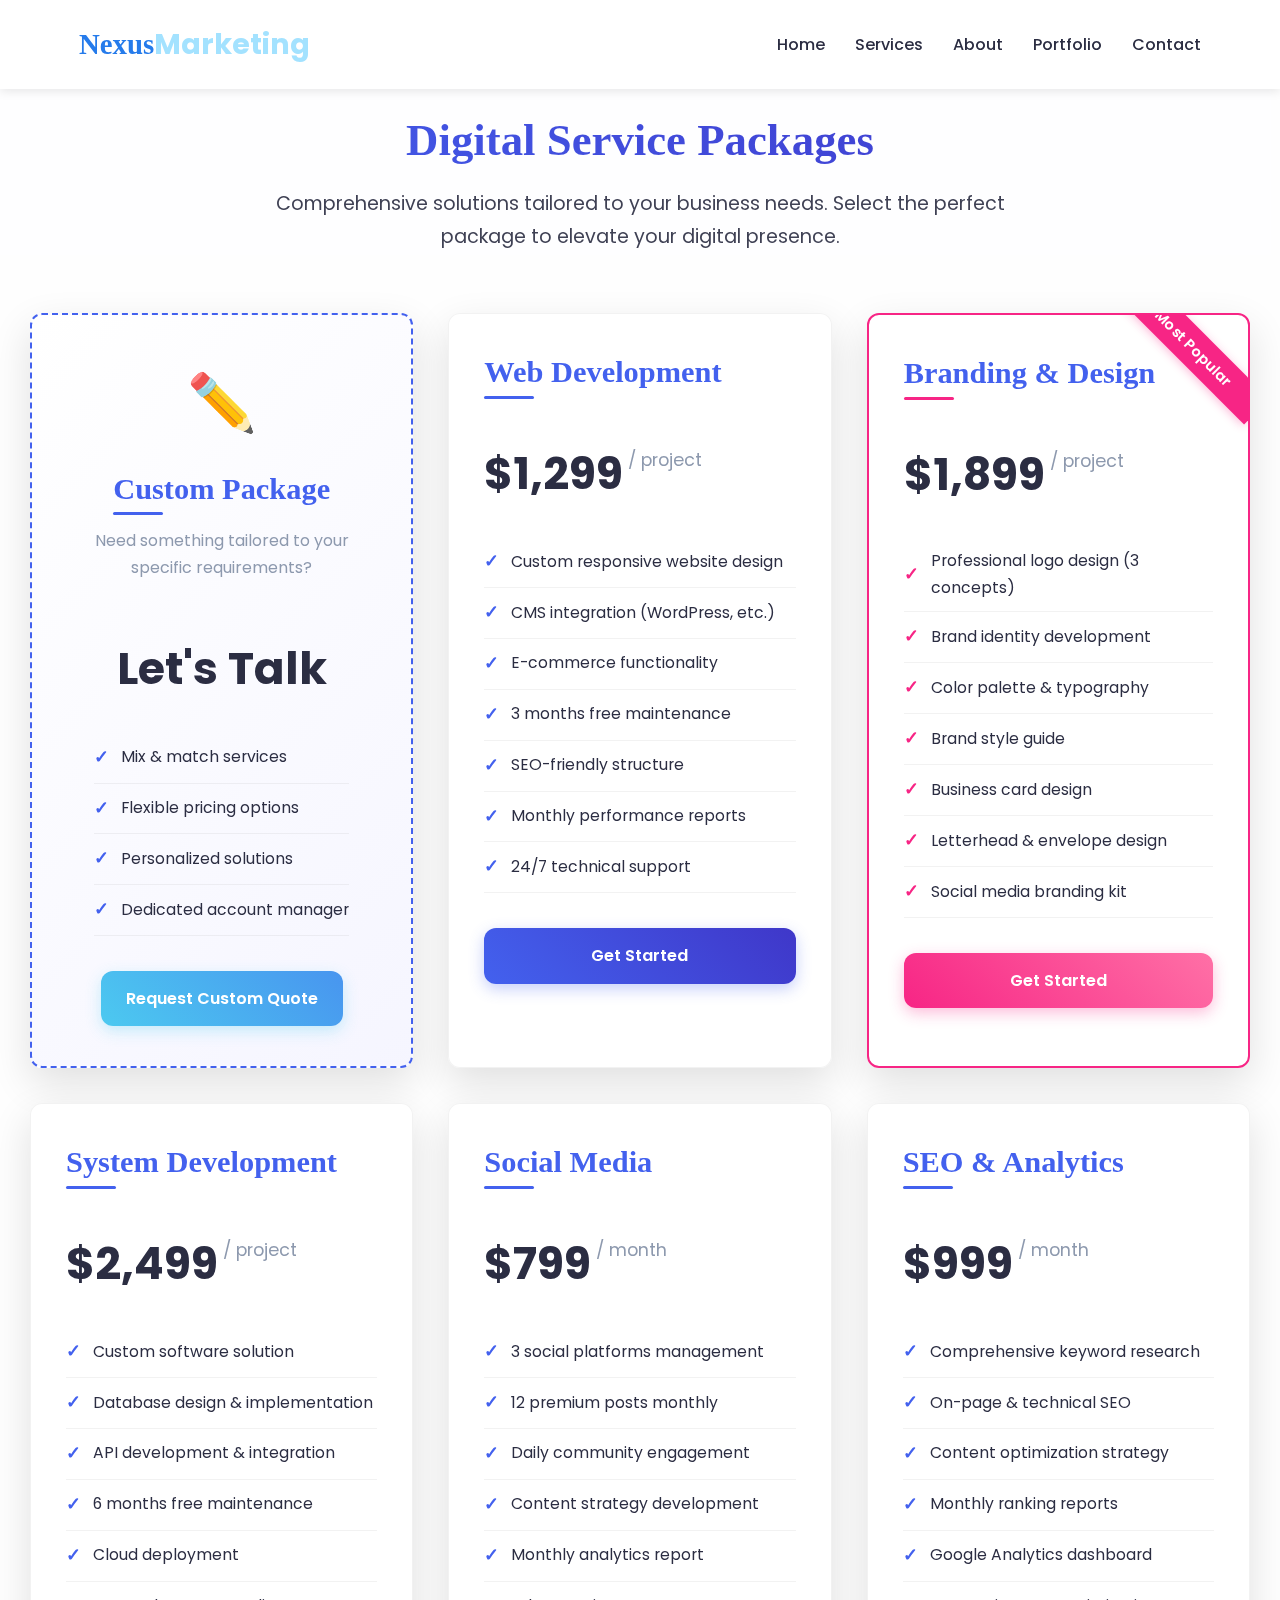
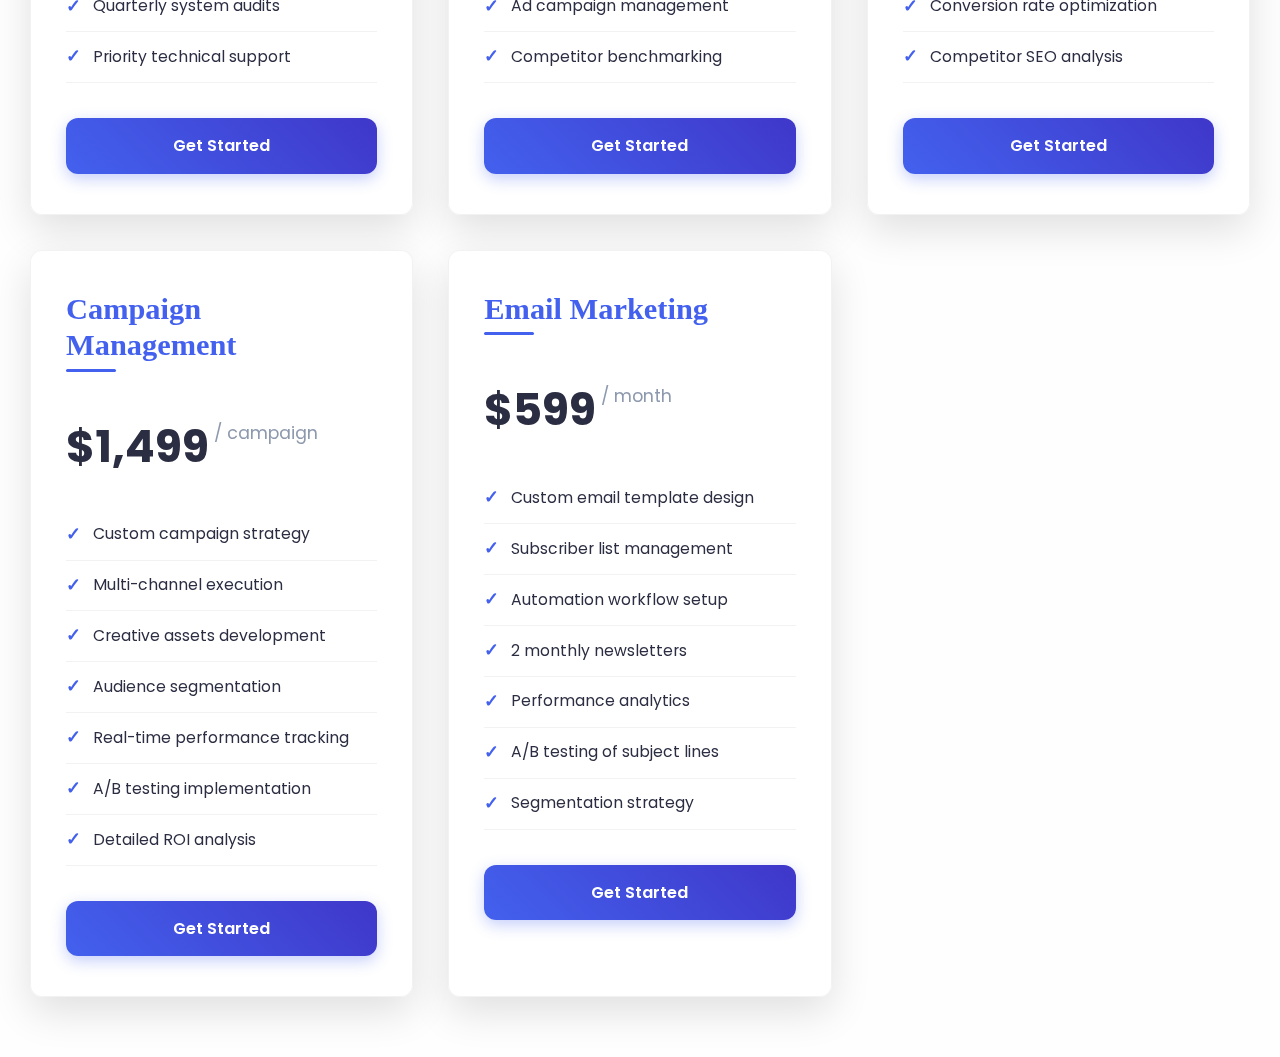
<file: rate_card.html>
<!DOCTYPE html>
<html lang="en">
<head>
    <meta charset="UTF-8">
    <meta name="viewport" content="width=device-width, initial-scale=1.0">
    <title>Digital Service Packages</title>
    <link rel="stylesheet" href="styles.css">
    <style>
        @import url('https://fonts.googleapis.com/css2?family=Poppins:wght@300;400;500;600;700&display=swap');
        
        :root {
            --primary-color: #4361ee;
            --secondary-color: #3f37c9;
            --accent-color: #f72585;
            --light-accent: #ff70a6;
            --text-color: #2b2d42;
            --light-text: #8d99ae;
            --bg-color: #f8f9fa;
            --card-bg: rgba(255, 255, 255, 0.95);
            --border-radius: 12px;
            --box-shadow: 0 15px 40px rgba(0, 0, 0, 0.12);
            --transition: all 0.3s cubic-bezier(0.25, 0.8, 0.25, 1);
        }
        
        * {
            margin: 0;
            padding: 0;
            box-sizing: border-box;
            font-family: 'Poppins', sans-serif;
        }
        
        body {
            background-color: var(--bg-color);
            color: var(--text-color);
            line-height: 1.7;
            padding: 0;
            background-image: url('https://images.unsplash.com/photo-1618005182384-a83a8bd57fbe?ixlib=rb-4.0.3&ixid=M3wxMjA3fDB8MHxwaG90by1wYWdlfHx8fGVufDB8fHx8fA%3D%3D&auto=format&fit=crop&w=2000&q=80');
            background-size: cover;
            background-attachment: fixed;
            background-position: center;
            position: relative;
        }
        
        body::before {
            content: '';
            position: absolute;
            top: 0;
            left: 0;
            width: 100%;
            height: 100%;
            background: rgba(255, 255, 255, 0.85);
            z-index: -1;
        }
        
        .rate-card-container {
            max-width: 1400px;
            margin: 0 auto;
            padding: 60px 30px;
        }
        
        .rate-card-header {
            text-align: center;
            margin-bottom: 60px;
        }
        
        .rate-card-header h1 {
            font-size: 2.8rem;
            background: linear-gradient(45deg, var(--primary-color), var(--secondary-color));
            -webkit-background-clip: text;
            background-clip: text;
            color: transparent;
            margin-bottom: 20px;
            font-weight: 700;
        }
        
        .rate-card-header p {
            color: var(--text-color);
            font-size: 1.2rem;
            max-width: 800px;
            margin: 0 auto;
            opacity: 0.9;
        }
        
        .rate-cards {
            display: grid;
            grid-template-columns: repeat(auto-fit, minmax(320px, 1fr));
            gap: 35px;
        }
        
        .rate-card {
            background: var(--card-bg);
            border-radius: var(--border-radius);
            box-shadow: var(--box-shadow);
            padding: 40px 35px;
            transition: var(--transition);
            position: relative;
            overflow: hidden;
            border: 1px solid rgba(0, 0, 0, 0.05);
            backdrop-filter: blur(5px);
        }
        
        .rate-card:hover {
            transform: translateY(-10px);
            box-shadow: 0 20px 50px rgba(0, 0, 0, 0.15);
        }
        
        .rate-card.popular {
            border: 2px solid var(--accent-color);
        }
        
        .rate-card.popular::before {
            content: 'Most Popular';
            position: absolute;
            top: 15px;
            right: -35px;
            background: var(--accent-color);
            color: white;
            padding: 6px 40px;
            transform: rotate(45deg);
            font-size: 0.9rem;
            font-weight: 600;
            box-shadow: 0 2px 10px rgba(247, 37, 133, 0.3);
        }
        
        .rate-card h2 {
            font-size: 1.9rem;
            margin-bottom: 20px;
            color: var(--primary-color);
            font-weight: 600;
            position: relative;
            display: inline-block;
        }
        
        .rate-card h2::after {
            content: '';
            position: absolute;
            bottom: -8px;
            left: 0;
            width: 50px;
            height: 3px;
            background: var(--primary-color);
            border-radius: 3px;
        }
        
        .rate-card.popular h2::after {
            background: var(--accent-color);
        }
        
        .rate-card .price {
            font-size: 2.8rem;
            font-weight: 700;
            margin: 25px 0;
            color: var(--text-color);
            display: flex;
            align-items: flex-start;
        }
        
        .rate-card .price span {
            font-size: 1.1rem;
            color: var(--light-text);
            font-weight: 400;
            margin-top: 10px;
            margin-left: 5px;
        }
        
        .rate-card .features {
            margin-bottom: 35px;
        }
        
        .rate-card .features li {
            list-style: none;
            padding: 10px 0;
            border-bottom: 1px solid rgba(0, 0, 0, 0.05);
            display: flex;
            align-items: center;
            font-size: 0.98rem;
        }
        
        .rate-card .features li::before {
            content: '✓';
            color: var(--primary-color);
            margin-right: 12px;
            font-weight: bold;
            font-size: 1.1rem;
        }
        
        .rate-card.popular .features li::before {
            color: var(--accent-color);
        }
        
        .rate-card .btn {
            display: block;
            text-align: center;
            padding: 14px 25px;
            background: linear-gradient(45deg, var(--primary-color), var(--secondary-color));
            color: white;
            text-decoration: none;
            border-radius: var(--border-radius);
            font-weight: 600;
            transition: var(--transition);
            border: none;
            cursor: pointer;
            font-size: 1rem;
            box-shadow: 0 5px 15px rgba(67, 97, 238, 0.3);
        }
        
        .rate-card .btn:hover {
            transform: translateY(-3px);
            box-shadow: 0 8px 25px rgba(67, 97, 238, 0.4);
        }
        
        .rate-card.popular .btn {
            background: linear-gradient(45deg, var(--accent-color), var(--light-accent));
            box-shadow: 0 5px 15px rgba(247, 37, 133, 0.3);
        }
        
        .rate-card.popular .btn:hover {
            box-shadow: 0 8px 25px rgba(247, 37, 133, 0.4);
        }
        
        /* Custom Package Card */
        .custom-package {
            display: flex;
            flex-direction: column;
            justify-content: center;
            align-items: center;
            text-align: center;
            background: linear-gradient(135deg, rgba(255,255,255,0.95) 0%, rgba(245,245,255,0.95) 100%);
            border: 2px dashed var(--primary-color);
        }
        
        .custom-package .icon {
            font-size: 3.5rem;
            color: var(--primary-color);
            margin-bottom: 20px;
        }
        
        .custom-package h2 {
            color: var(--primary-color);
        }
        
        .custom-package p {
            margin-bottom: 25px;
            color: var(--light-text);
        }
        
        .custom-package .btn {
            background: linear-gradient(45deg, #4cc9f0, #4895ef);
            box-shadow: 0 5px 15px rgba(76, 201, 240, 0.3);
        }
        
        .custom-package .btn:hover {
            box-shadow: 0 8px 25px rgba(76, 201, 240, 0.4);
        }
        
        /* PDF specific styles */
        @media print {
            body {
                background: white !important;
                background-image: none !important;
            }
            
            body::before {
                display: none;
            }
            
            .rate-card-container {
                padding: 20px 10px;
            }
            
            .rate-card {
                break-inside: avoid;
                page-break-inside: avoid;
                backdrop-filter: none;
                box-shadow: 0 5px 15px rgba(0, 0, 0, 0.1);
                margin-bottom: 20px;
            }
            
            .custom-package {
                background: white !important;
                border: 2px dashed var(--primary-color) !important;
            }
            
            .rate-card-header {
                margin-bottom: 30px;
            }
            
            .rate-card-header h1 {
                font-size: 2.2rem;
                color: var(--primary-color) !important;
            }
            
            .rate-cards {
                grid-template-columns: repeat(2, 1fr);
                gap: 20px;
            }
        }
        
        @media (max-width: 1024px) {
            .rate-cards {
                grid-template-columns: repeat(2, 1fr);
            }
        }
        
        @media (max-width: 768px) {
            .rate-cards {
                grid-template-columns: 1fr;
            }
            
            .rate-card-header h1 {
                font-size: 2.2rem;
            }
            
            .rate-card-header p {
                font-size: 1.1rem;
            }
        }
        .navbar {
    display: flex;
    justify-content: space-between;
    align-items: center;
    padding: 20px 0;
}

.logo {
    font-size: 1.8rem;
    font-weight: 700;
    color: var(--primary);
    font-family: 'Playfair Display', serif;
}

.logo span {
    color: var(--secondary);
}

.nav-links {
    display: flex;
    list-style: none;
}

.nav-links li {
    margin-left: 30px;
}

.nav-links a {
    font-weight: 500;
    transition: color 0.3s ease;
}

.nav-links a:hover {
    color: var(--primary);
}

.mobile-menu-btn {
    display: none;
    background: none;
    border: none;
    font-size: 1.5rem;
    cursor: pointer;
    color: var(--dark);
}
    </style>
</head>
<body>
    <!-- Header -->
    <header>
        <div class="container">
            <nav class="navbar">
                <a href="#" class="logo">Nexus<span>Marketing</span></a>
                <ul class="nav-links">
                    <li><a href="index.html">Home</a></li>
                    <li><a href="#services">Services</a></li>
                    <li><a href="#about">About</a></li>
                    <li><a href="#portfolio">Portfolio</a></li>
                    <li><a href="#contact">Contact</a></li>
                </ul>
                <button class="mobile-menu-btn">
                    <i class="fas fa-bars"></i>
                </button>
            </nav>
        </div>
    </header>
    <br><br>
    <div class="rate-card-container">
        <div class="rate-card-header">
            <h1>Digital Service Packages</h1>
            <p>Comprehensive solutions tailored to your business needs. Select the perfect package to elevate your digital presence.</p>
        </div>
        
        <div class="rate-cards">

            <!-- Custom Package -->
            <div class="rate-card custom-package">
                <div class="icon">✏️</div>
                <h2>Custom Package</h2>
                <p>Need something tailored to your specific requirements?</p>
                <div class="price">Let's Talk</div>
                <ul class="features">
                    <li>Mix & match services</li>
                    <li>Flexible pricing options</li>
                    <li>Personalized solutions</li>
                    <li>Dedicated account manager</li>
                </ul>
                <a href="#contact" class="btn">Request Custom Quote</a>
            </div>
            <!-- Web Development Package -->
            <div class="rate-card">
                <h2>Web Development</h2>
                <div class="price">$1,299<span> / project</span></div>
                <ul class="features">
                    <li>Custom responsive website design</li>
                    <li>CMS integration (WordPress, etc.)</li>
                    <li>E-commerce functionality</li>
                    <li>3 months free maintenance</li>
                    <li>SEO-friendly structure</li>
                    <li>Monthly performance reports</li>
                    <li>24/7 technical support</li>
                </ul>
                <a href="#contact" class="btn">Get Started</a>
            </div>
            
            <!-- Branding Package -->
            <div class="rate-card popular">
                <h2>Branding & Design</h2>
                <div class="price">$1,899<span> / project</span></div>
                <ul class="features">
                    <li>Professional logo design (3 concepts)</li>
                    <li>Brand identity development</li>
                    <li>Color palette & typography</li>
                    <li>Brand style guide</li>
                    <li>Business card design</li>
                    <li>Letterhead & envelope design</li>
                    <li>Social media branding kit</li>
                </ul>
                <a href="#contact" class="btn">Get Started</a>
            </div>
            
            <!-- System Development Package -->
            <div class="rate-card">
                <h2>System Development</h2>
                <div class="price">$2,499<span> / project</span></div>
                <ul class="features">
                    <li>Custom software solution</li>
                    <li>Database design & implementation</li>
                    <li>API development & integration</li>
                    <li>6 months free maintenance</li>
                    <li>Cloud deployment</li>
                    <li>Quarterly system audits</li>
                    <li>Priority technical support</li>
                </ul>
                <a href="#contact" class="btn">Get Started</a>
            </div>
            
            <!-- Social Media Package -->
            <div class="rate-card">
                <h2>Social Media</h2>
                <div class="price">$799<span> / month</span></div>
                <ul class="features">
                    <li>3 social platforms management</li>
                    <li>12 premium posts monthly</li>
                    <li>Daily community engagement</li>
                    <li>Content strategy development</li>
                    <li>Monthly analytics report</li>
                    <li>Ad campaign management</li>
                    <li>Competitor benchmarking</li>
                </ul>
                <a href="#contact" class="btn">Get Started</a>
            </div>
            
            <!-- SEO Package -->
            <div class="rate-card">
                <h2>SEO & Analytics</h2>
                <div class="price">$999<span> / month</span></div>
                <ul class="features">
                    <li>Comprehensive keyword research</li>
                    <li>On-page & technical SEO</li>
                    <li>Content optimization strategy</li>
                    <li>Monthly ranking reports</li>
                    <li>Google Analytics dashboard</li>
                    <li>Conversion rate optimization</li>
                    <li>Competitor SEO analysis</li>
                </ul>
                <a href="#contact" class="btn">Get Started</a>
            </div>
            
            <!-- Campaign Management Package -->
            <div class="rate-card">
                <h2>Campaign Management</h2>
                <div class="price">$1,499<span> / campaign</span></div>
                <ul class="features">
                    <li>Custom campaign strategy</li>
                    <li>Multi-channel execution</li>
                    <li>Creative assets development</li>
                    <li>Audience segmentation</li>
                    <li>Real-time performance tracking</li>
                    <li>A/B testing implementation</li>
                    <li>Detailed ROI analysis</li>
                </ul>
                <a href="#contact" class="btn">Get Started</a>
            </div>
            
            <!-- Email Marketing Package -->
            <div class="rate-card">
                <h2>Email Marketing</h2>
                <div class="price">$599<span> / month</span></div>
                <ul class="features">
                    <li>Custom email template design</li>
                    <li>Subscriber list management</li>
                    <li>Automation workflow setup</li>
                    <li>2 monthly newsletters</li>
                    <li>Performance analytics</li>
                    <li>A/B testing of subject lines</li>
                    <li>Segmentation strategy</li>
                </ul>
                <a href="#contact" class="btn">Get Started</a>
            </div>
            
            
        </div>
    </div>
</body>
</html>
</file>
<file: styles.css>
/* Global Styles */
 :root {
    --primary: #257beb;
    --primary-dark: #1d4ed8;
    --secondary: #a3e2ff;
    --dark: #1e293b;
    --light: #f8fafc;
    --gray: #64748b;
    --success: #10b981;
}

* {
    margin: 0;
    padding: 0;
    box-sizing: border-box;
}

body {
    font-family: 'Poppins', sans-serif;
    color: var(--dark);
    line-height: 1.6;
    background-color: var(--light);
}

h1, h2, h3, h4 {
    font-family: 'Playfair Display', serif;
    font-weight: 600;
    line-height: 1.2;
}

a {
    text-decoration: none;
    color: inherit;
}

img {
    max-width: 100%;
    height: auto;
}

.container {
    width: 90%;
    max-width: 1200px;
    margin: 0 auto;
    padding: 0 15px;
}

.btn {
    display: inline-block;
    padding: 12px 24px;
    border-radius: 4px;
    font-weight: 500;
    transition: all 0.3s ease;
    cursor: pointer;
}

.btn-primary {
    background-color: var(--primary);
    color: white;
}

.btn-primary:hover {
    background-color: var(--primary-dark);
    transform: translateY(-2px);
}

.btn-secondary {
    background-color: var(--secondary);
    color: var(--dark);
}

.btn-secondary:hover {
    background-color: #e69009;
    transform: translateY(-2px);
}

.section {
    padding: 80px 0;
}

.section-title {
    font-size: 2.5rem;
    margin-bottom: 1.5rem;
    text-align: center;
    position: relative;
}

.section-title:after {
    content: '';
    display: block;
    width: 80px;
    height: 4px;
    background: var(--secondary);
    margin: 20px auto;
}

.section-subtitle {
    text-align: center;
    color: var(--gray);
    max-width: 700px;
    margin: 0 auto 40px;
}

/* Header */
header {
    background-color: white;
    box-shadow: 0 2px 10px rgba(0, 0, 0, 0.1);
    position: fixed;
    width: 100%;
    z-index: 1000;
}

.navbar {
    display: flex;
    justify-content: space-between;
    align-items: center;
    padding: 20px 0;
}

.logo {
    font-size: 1.8rem;
    font-weight: 700;
    color: var(--primary);
    font-family: 'Playfair Display', serif;
}

.logo span {
    color: var(--secondary);
}

.nav-links {
    display: flex;
    list-style: none;
}

.nav-links li {
    margin-left: 30px;
}

.nav-links a {
    font-weight: 500;
    transition: color 0.3s ease;
}

.nav-links a:hover {
    color: var(--primary);
}

.mobile-menu-btn {
    display: none;
    background: none;
    border: none;
    font-size: 1.5rem;
    cursor: pointer;
    color: var(--dark);
}

/* Hero Section */
.hero {
    background: linear-gradient(135deg, rgba(3, 16, 22, 0.9) 0%, rgba(122, 218, 247, 0.9) 100%), url('https://images.unsplash.com/photo-1499951360447-b19be8fe80f5?ixlib=rb-1.2.1&auto=format&fit=crop&w=1350&q=80') no-repeat center center/cover;
    color: white;
    padding: 180px 0 100px;
    text-align: center;
}

.hero h1 {
    font-size: 3.5rem;
    margin-bottom: 1.5rem;
}

.hero p {
    font-size: 1.2rem;
    max-width: 700px;
    margin: 0 auto 2.5rem;
    opacity: 0.9;
}

.hero-btns {
    display: flex;
    justify-content: center;
    gap: 20px;
}

/* Services Section */
.services-grid {
    display: grid;
    grid-template-columns: repeat(auto-fit, minmax(300px, 1fr));
    gap: 30px;
    margin-top: 50px;
}

.service-card {
    background: white;
    border-radius: 8px;
    padding: 30px;
    box-shadow: 0 5px 15px rgba(0, 0, 0, 0.05);
    transition: transform 0.3s ease, box-shadow 0.3s ease;
}

.service-card:hover {
    transform: translateY(-10px);
    box-shadow: 0 15px 30px rgba(0, 0, 0, 0.1);
}

.service-icon {
    font-size: 2.5rem;
    color: var(--primary);
    margin-bottom: 20px;
}

.service-card h3 {
    font-size: 1.5rem;
    margin-bottom: 15px;
}

/* About Section */
.about {
    background-color: white;
}

.about-content {
    display: grid;
    grid-template-columns: 1fr 1fr;
    gap: 50px;
    align-items: center;
}

.about-text h2 {
    font-size: 2.5rem;
    margin-bottom: 20px;
    text-align: left;
}

.about-text h2:after {
    margin: 20px 0;
}

.about-text p {
    margin-bottom: 20px;
}

.about-stats {
    display: grid;
    grid-template-columns: repeat(2, 1fr);
    gap: 20px;
    margin-top: 30px;
}

.stat-item {
    text-align: center;
    padding: 20px;
    background: rgba(37, 99, 235, 0.05);
    border-radius: 8px;
}

.stat-number {
    font-size: 2.5rem;
    font-weight: 700;
    color: var(--primary);
    margin-bottom: 5px;
}

/* Portfolio Section */
.portfolio-filter {
    display: flex;
    justify-content: center;
    margin-bottom: 40px;
    flex-wrap: wrap;
}

.filter-btn {
    padding: 8px 20px;
    margin: 0 10px 10px 0;
    background: none;
    border: 1px solid var(--gray);
    color: var(--gray);
    border-radius: 30px;
    cursor: pointer;
    transition: all 0.3s ease;
}

.filter-btn.active, .filter-btn:hover {
    background: var(--primary);
    border-color: var(--primary);
    color: white;
}

.portfolio-grid {
    display: grid;
    grid-template-columns: repeat(auto-fill, minmax(350px, 1fr));
    gap: 30px;
}

.portfolio-item {
    position: relative;
    border-radius: 8px;
    overflow: hidden;
    box-shadow: 0 5px 15px rgba(0, 0, 0, 0.1);
}

.portfolio-img {
    height: 250px;
    width: 100%;
    object-fit: cover;
    transition: transform 0.5s ease;
}

.portfolio-overlay {
    position: absolute;
    top: 0;
    left: 0;
    width: 100%;
    height: 100%;
    background: rgba(37, 99, 235, 0.9);
    display: flex;
    flex-direction: column;
    justify-content: center;
    align-items: center;
    opacity: 0;
    transition: opacity 0.3s ease;
    padding: 20px;
    text-align: center;
    color: white;
}

.portfolio-item:hover .portfolio-overlay {
    opacity: 1;
}

.portfolio-item:hover .portfolio-img {
    transform: scale(1.1);
}

.portfolio-overlay h3 {
    margin-bottom: 10px;
    font-size: 1.5rem;
}

/* Testimonials */
.testimonials {
    background: linear-gradient(135deg, rgba(37, 99, 235, 0.03) 0%, rgba(29, 78, 216, 0.03) 100%);
}

.testimonial-slider {
    max-width: 800px;
    margin: 0 auto;
    position: relative;
}

.testimonial-item {
    background: white;
    padding: 40px;
    border-radius: 8px;
    box-shadow: 0 5px 15px rgba(0, 0, 0, 0.05);
    text-align: center;
    margin: 20px;
}

.testimonial-text {
    font-size: 1.1rem;
    font-style: italic;
    margin-bottom: 20px;
    color: var(--dark);
}

.testimonial-author {
    display: flex;
    align-items: center;
    justify-content: center;
}

.author-img {
    width: 60px;
    height: 60px;
    border-radius: 50%;
    object-fit: cover;
    margin-right: 15px;
}

.author-info h4 {
    margin-bottom: 5px;
    font-size: 1.1rem;
}

.author-info p {
    color: var(--gray);
    font-size: 0.9rem;
}

/* CTA Section */
.cta {
    background: linear-gradient(135deg, rgba(3, 16, 22, 0.9) 0%, rgba(134, 227, 255, 0.9) 100%);
    color: rgb(255, 255, 255);
    text-align: center;
    padding: 100px 0;
}

.cta h2 {
    font-size: 2.5rem;
    margin-bottom: 20px;
}

.cta p {
    max-width: 700px;
    margin: 0 auto 40px;
    opacity: 0.9;
}

/*contact*/

/* Contact Section Styles */
#contact {
    background-color: #ffffff;
}

.contact-content {
    display: grid;
    grid-template-columns: 1fr 1fr;
    gap: 50px;
    margin-top: 50px;
}

.contact-info {
    display: flex;
    flex-direction: column;
    gap: 25px;
}

.info-item {
    display: flex;
    align-items: flex-start;
    gap: 15px;
}

.info-item i {
    font-size: 1.2rem;
    color: var(--primary);
    margin-top: 3px;
}

.info-item p {
    color: var(--dark);
    line-height: 1.7;
}

.contact-form {
    display: flex;
    flex-direction: column;
    gap: 20px;
}

.form-group {
    display: flex;
    flex-direction: column;
    gap: 8px;
}

.form-group input,
.form-group textarea {
    padding: 12px 15px;
    border: 1px solid #e2e8f0;
    border-radius: 4px;
    font-family: 'Poppins', sans-serif;
    font-size: 1rem;
    transition: all 0.3s ease;
    width: 100%;
}

.form-group input:focus,
.form-group textarea:focus {
    outline: none;
    border-color: var(--primary);
    box-shadow: 0 0 0 3px rgba(37, 99, 235, 0.1);
}

.form-group textarea {
    resize: vertical;
    min-height: 120px;
}

/* Responsive Styles */
@media (max-width: 992px) {
    .contact-content {
        grid-template-columns: 1fr;
        gap: 40px;
    }
    
    .contact-info {
        gap: 20px;
    }
}

@media (max-width: 576px) {
    .contact-content {
        margin-top: 30px;
    }
    
    .info-item {
        flex-direction: column;
        gap: 5px;
    }
    
    .form-group input,
    .form-group textarea {
        padding: 10px 12px;
    }
}

/* Footer */
footer {
    background: var(--dark);
    color: white;
    padding: 80px 0 30px;
}

.footer-content {
    display: grid;
    grid-template-columns: repeat(auto-fit, minmax(200px, 1fr));
    gap: 40px;
    margin-bottom: 60px;
}

.footer-col h3 {
    font-size: 1.3rem;
    margin-bottom: 20px;
    position: relative;
    padding-bottom: 10px;
}

.footer-col h3:after {
    content: '';
    position: absolute;
    left: 0;
    bottom: 0;
    width: 40px;
    height: 2px;
    background: var(--secondary);
}

.footer-col p {
    margin-bottom: 15px;
    opacity: 0.8;
}

.footer-links {
    list-style: none;
}

.footer-links li {
    margin-bottom: 10px;
}

.footer-links a {
    opacity: 0.8;
    transition: opacity 0.3s ease;
}

.footer-links a:hover {
    opacity: 1;
    color: var(--secondary);
}

.social-links {
    display: flex;
    gap: 15px;
    margin-top: 20px;
}

.social-links a {
    display: flex;
    align-items: center;
    justify-content: center;
    width: 40px;
    height: 40px;
    border-radius: 50%;
    background: rgba(255, 255, 255, 0.1);
    transition: all 0.3s ease;
}

.social-links a:hover {
    background: var(--secondary);
    color: var(--dark);
}

.footer-bottom {
    text-align: center;
    padding-top: 30px;
    border-top: 1px solid rgba(255, 255, 255, 0.1);
    font-size: 0.9rem;
    opacity: 0.7;
}

/* Responsive Styles */
@media (max-width: 992px) {
    .section-title {
        font-size: 2.2rem;
    }
    
    .hero h1 {
        font-size: 3rem;
    }
    
    .about-content {
        grid-template-columns: 1fr;
    }
    
    .about-text h2 {
        text-align: center;
    }
    
    .about-text h2:after {
        margin: 20px auto;
    }
}

@media (max-width: 768px) {
    .section {
        padding: 60px 0;
    }
    
    .section-title {
        font-size: 2rem;
    }
    
    .hero {
        padding: 150px 0 80px;
    }
    
    .hero h1 {
        font-size: 2.5rem;
    }
    
    .hero-btns {
        flex-direction: column;
        align-items: center;
    }
    
    .btn {
        width: 100%;
        max-width: 250px;
        margin-bottom: 15px;
    }
    
    .nav-links {
        position: fixed;
        top: 80px;
        left: -100%;
        width: 100%;
        height: calc(100vh - 80px);
        background: white;
        flex-direction: column;
        align-items: center;
        padding: 40px 0;
        transition: left 0.3s ease;
        box-shadow: 0 5px 10px rgba(0, 0, 0, 0.1);
    }
    
    .nav-links.active {
        left: 0;
    }
    
    .nav-links li {
        margin: 15px 0;
    }
    
    .mobile-menu-btn {
        display: block;
    }
    
    .portfolio-grid {
        grid-template-columns: 1fr;
    }
}

@media (max-width: 576px) {
    .hero h1 {
        font-size: 2rem;
    }
    
    .hero p {
        font-size: 1rem;
    }
    
    .section-title {
        font-size: 1.8rem;
    }
    
    .about-stats {
        grid-template-columns: 1fr;
    }
    
    .testimonial-item {
        padding: 30px 20px;
    }
}
/* Add to your existing CSS */
.btn-quote {
    background-color:  rgb(253, 107, 138);
    color: white;
    font-weight: 600;
    padding: 10px 20px;
    border-radius: 4px;
    transition: all 0.3s ease;
    margin-right: 20px;
    white-space: nowrap;
}

.btn-quote:hover {
    background-color: #68c3f8;
    transform: translateY(-2px);
    box-shadow: 0 4px 8px rgba(0, 0, 0, 0.1);
}
#Ratecard
{
    background-color: var(--light);
    padding: 50px 0;
    display: block;
    text-align: center;
}

/* Mobile responsive adjustments */
@media (max-width: 992px) {
    .btn-quote {
        margin-left: 15px;
        padding: 8px 16px;
    }
}

@media (max-width: 768px) {
    /* Position in mobile menu */
    .nav-links.active .btn-quote {
        display: inline-block;
        margin: 20px 0 0;
        width: auto;
    }
    
    /* Hide from header in mobile */
    .navbar .btn-quote {
        display: none;
    }
}
</file>
